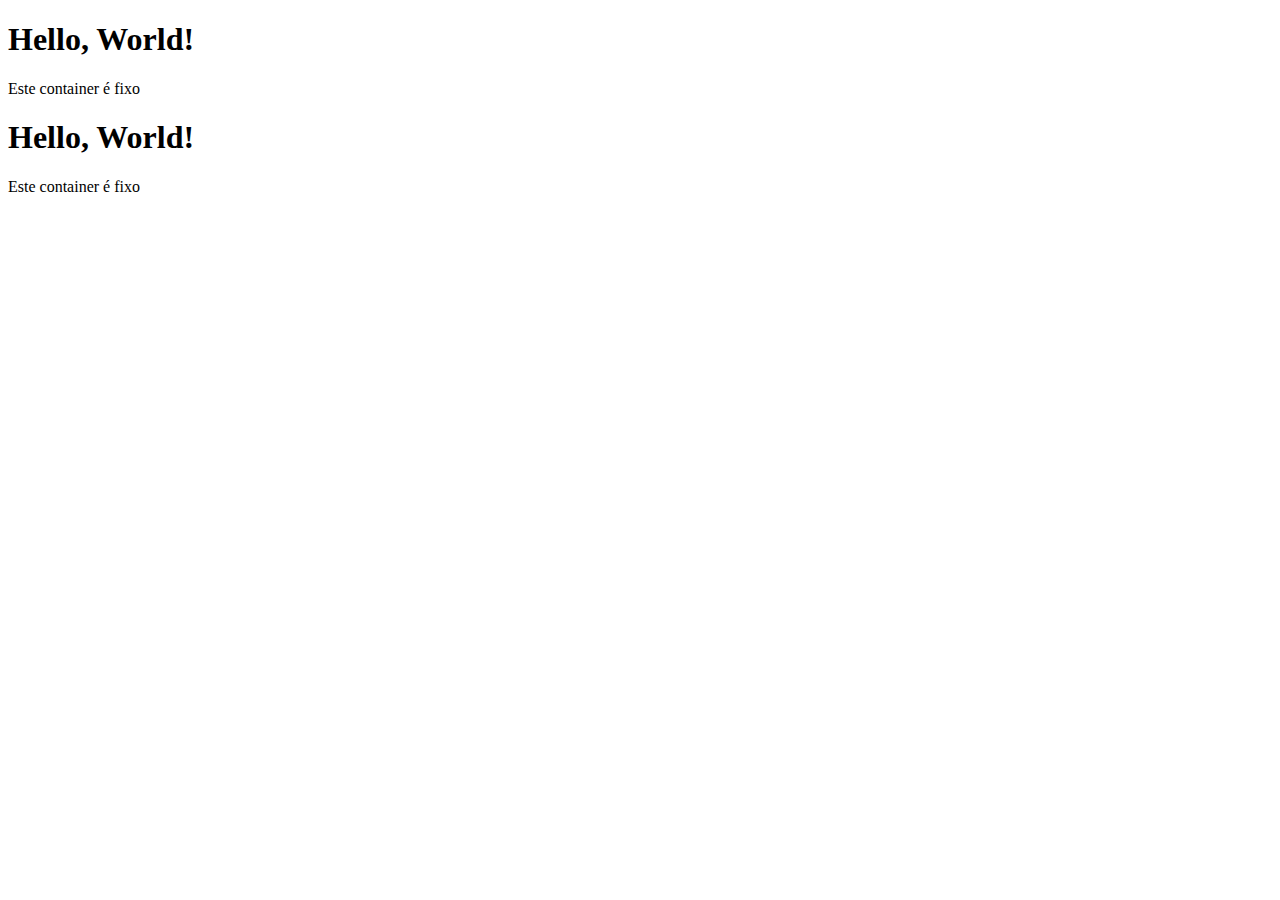
<file: aula002 Conhecendo algumas tags/index.html>
<!DOCTYPE html>
<html lang="pt-br">
<head>
    <meta charset="UTF-8">
    <meta http-equiv="X-UA-Compatible" content="IE=edge">
    <meta name="viewport" content="width=
    , initial-scale=1.0">

    
<link href="https://cdn.jsdelivr.net/npm/bootstrap@5.3.0-alpha1/dist/css/bootstrap.min.css" rel="stylesheet" integrity="sha384-GLhlTQ8iRABdZLl6O3oVMWSktQOp6b7In1Zl3/Jr59b6EGGoI1aFkw7cmDA6j6gD" crossorigin="anonymous">

    <title>Fundamentos Bootstrap</title>
</head>
<body>
    <!-- Criando um container fixo, usando "container" + borda + padding + text-color -->
    <div class="container border p-5 bg-danger text-white">
        <h1>Hello, World!</h1>
        <p>Este container é fixo</p>
    </div>


    <!--Criando um "container fluid" + borda + padding-top + padding-bottom + text-color -->
    <div class="container-fluid border pt-3 pb-5 bg-info text-dark">
        <h1>Hello, World!</h1>
        <p>Este container é fixo</p>
    </div>




    <script src="https://cdn.jsdelivr.net/npm/bootstrap@5.3.0-alpha1/dist/js/bootstrap.bundle.min.js" integrity="sha384-w76AqPfDkMBDXo30jS1Sgez6pr3x5MlQ1ZAGC+nuZB+EYdgRZgiwxhTBTkF7CXvN" crossorigin="anonymous"></script>
</body>
</html>
</file>
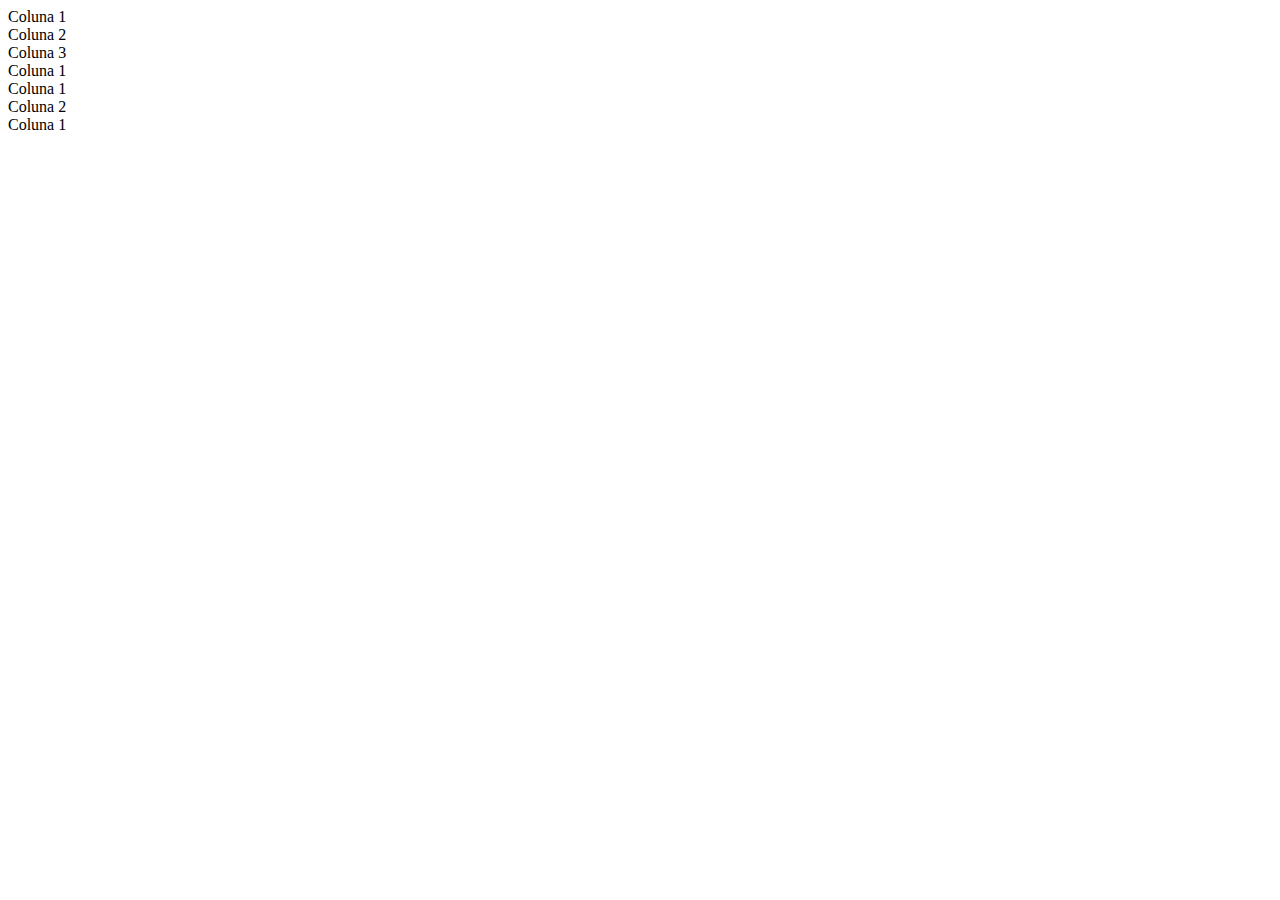
<file: aula003 Grid/index.html>
<!DOCTYPE html>
<html lang="pt-br">
<head>
    <meta charset="UTF-8">
    <meta http-equiv="X-UA-Compatible" content="IE=edge">
    <meta name="viewport" content="width=device-width, initial-scale=1.0">
    <title>Grid</title>

    <link href="https://cdn.jsdelivr.net/npm/bootstrap@5.3.0-alpha1/dist/css/bootstrap.min.css" rel="stylesheet" integrity="sha384-GLhlTQ8iRABdZLl6O3oVMWSktQOp6b7In1Zl3/Jr59b6EGGoI1aFkw7cmDA6j6gD" crossorigin="anonymous">

</head>
<body>
    


    <div class="container-fluid border border-dark p-3">
        <div class="row border border-danger p-2">
            <div class="col border">Coluna 1</div>
            <div class="col border">Coluna 2</div>
            <div class="col border">Coluna 3</div>
        </div>
    </div>
    <!--
        A class row está apresentada em linha, enquanto as classes filhas ( col ), estão apresentadas como colunas.

        Criei duas linhas, contendo 3 colunas cada
    -->



  
    <header class="container-fluid border border-primary bg-primary">Coluna 1</header> 
    
    <div class="row mb-2">
        <main class="col-8 border border-danger bg-danger">Coluna 1</main>
        <aside class="col-4 border border-success bg-success">Coluna 2</aside>
    </div>

    <footer class="container border bg-warning m-2">Coluna 1</footer> 
   


    <!--
        Neste segundo exemplo, usei o grid com colunas e linhas para formar um simples layout de site
    -->











    <script src="https://cdn.jsdelivr.net/npm/bootstrap@5.3.0-alpha1/dist/js/bootstrap.bundle.min.js" integrity="sha384-w76AqPfDkMBDXo30jS1Sgez6pr3x5MlQ1ZAGC+nuZB+EYdgRZgiwxhTBTkF7CXvN" crossorigin="anonymous"></script>
</body>
</html>
</file>
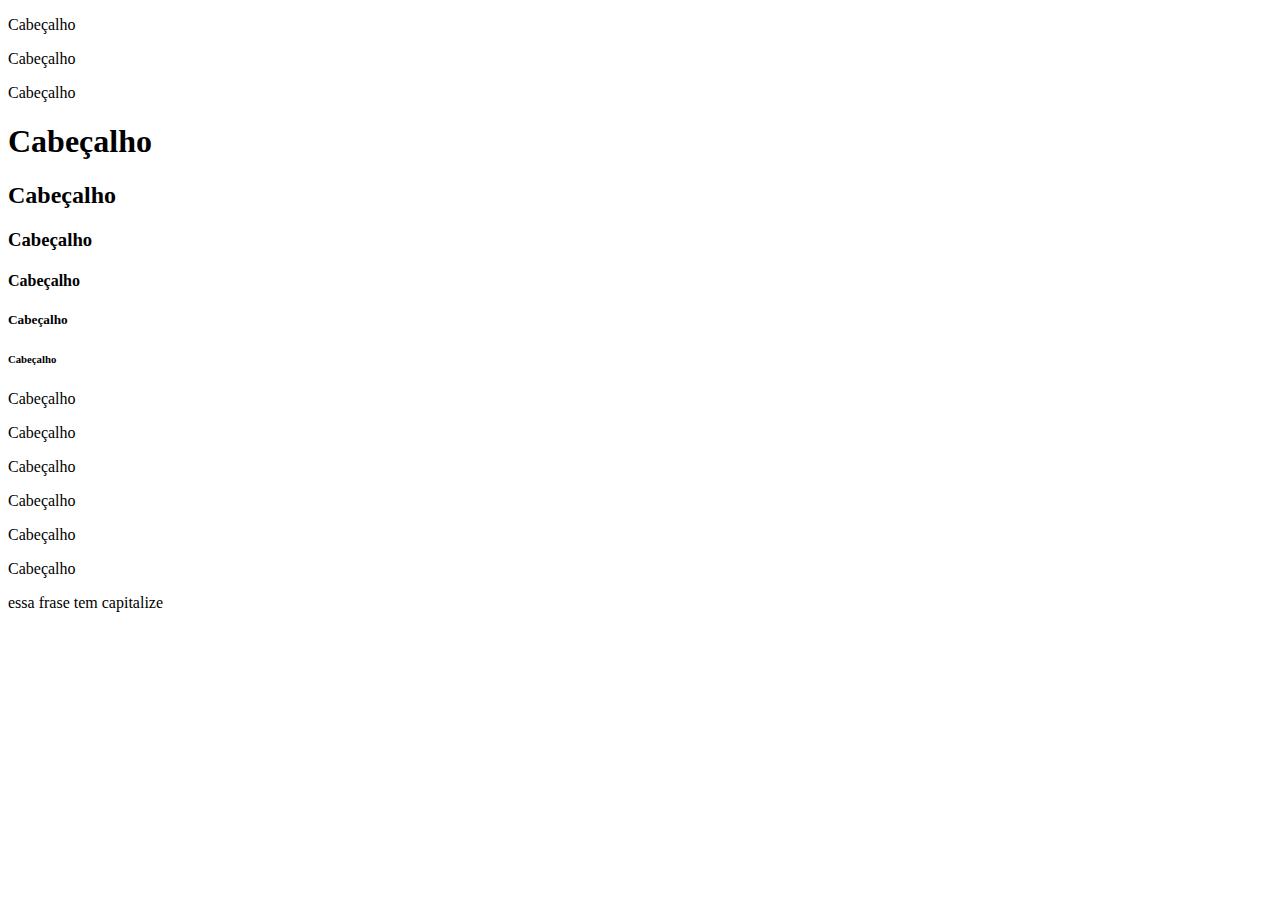
<file: aula004 Fontes e tipografia/index.html>
<!DOCTYPE html>
<html lang="pt-br">
<head>
    <meta charset="UTF-8">
    <meta http-equiv="X-UA-Compatible" content="IE=edge">
    <meta name="viewport" content="width=device-width, initial-scale=1.0">
    <title>Fontes e Tipografia</title>

    <link href="https://cdn.jsdelivr.net/npm/bootstrap@5.3.0-alpha1/dist/css/bootstrap.min.css" rel="stylesheet" integrity="sha384-GLhlTQ8iRABdZLl6O3oVMWSktQOp6b7In1Zl3/Jr59b6EGGoI1aFkw7cmDA6j6gD" crossorigin="anonymous">

</head>
<body>
    


    
    <header class="container-fluid row  p-5 border">
        <div class="container-fluid bg-black text-white col m-1">
            <p>Cabeçalho</p>
            <p class="text-uppercase text-center">Cabeçalho</p>
            <p class="text-lowercase text-muted text-bg-light text-center">Cabeçalho</p>
        </div>
        <div class="container-fluid bg-black text-white text-center col m-1">
            <h1>Cabeçalho</h1>
            <h2 class="text-primary">Cabeçalho</h2>
            <h3 class="text-end">Cabeçalho</h3>
            <h4 class="text-start">Cabeçalho</h4>
            <h5>Cabeçalho</h5>
            <h6 class="text-danger">Cabeçalho</h6>
        </div>
        <div class="container-fluid bg-danger col m-1 shadow">
            <p class="display-2">Cabeçalho</p>
            <p class="text-decoration-underline">Cabeçalho</p>
            <p>Cabeçalho</p>
            <p class="display-5">Cabeçalho</p>
            <p class="display-4">Cabeçalho</p>
            <p>Cabeçalho</p>
            <p class="text-capitalize">essa frase tem capitalize</p>
        </div>
    </header>





    <script src="https://cdn.jsdelivr.net/npm/bootstrap@5.3.0-alpha1/dist/js/bootstrap.bundle.min.js" integrity="sha384-w76AqPfDkMBDXo30jS1Sgez6pr3x5MlQ1ZAGC+nuZB+EYdgRZgiwxhTBTkF7CXvN" crossorigin="anonymous"></script>
</body>
</html>
</file>
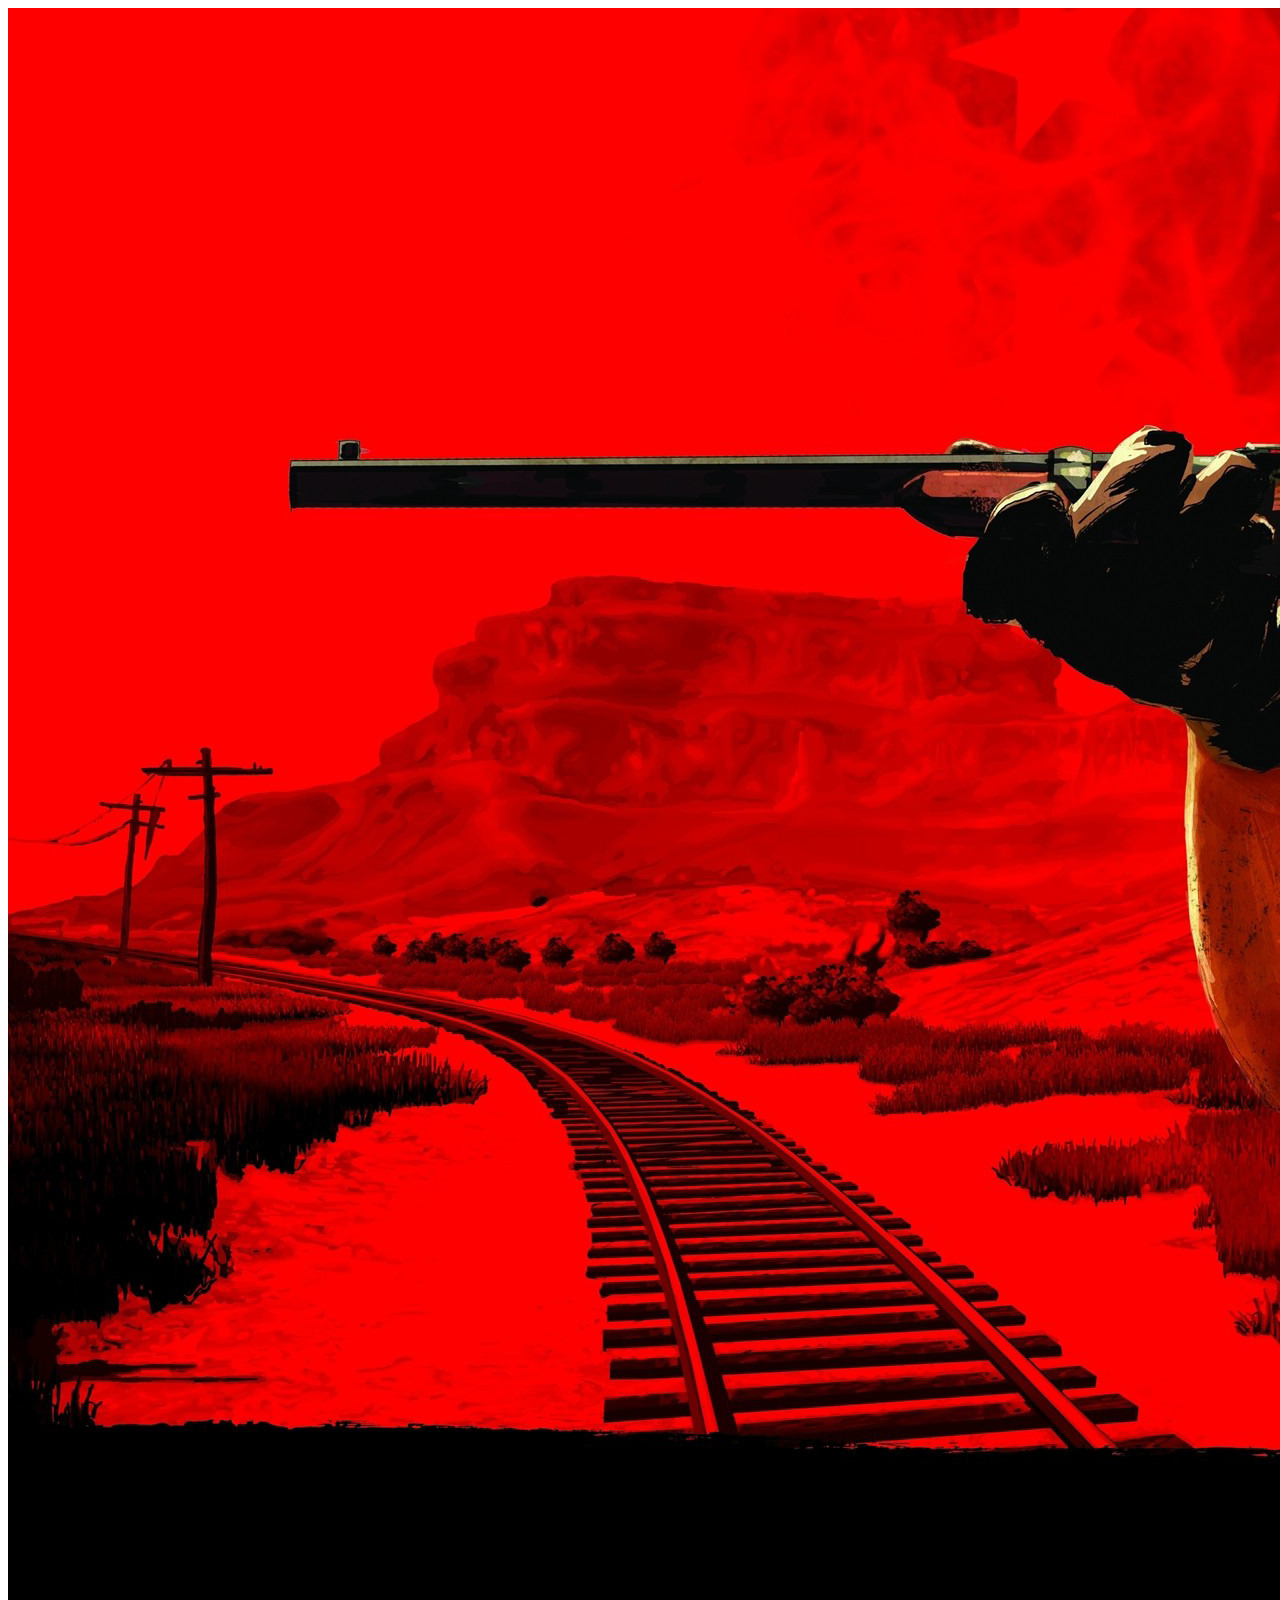
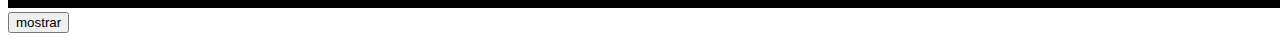
<file: aula005 Imagens/index.html>
<!DOCTYPE html>
<html lang="pt-br">
<head>
    <meta charset="UTF-8">
    <meta http-equiv="X-UA-Compatible" content="IE=edge">
    <meta name="viewport" content="width=device-width, initial-scale=1.0">
    <title>Imagens</title>

    <link href="https://cdn.jsdelivr.net/npm/bootstrap@5.3.0-alpha1/dist/css/bootstrap.min.css" rel="stylesheet" integrity="sha384-GLhlTQ8iRABdZLl6O3oVMWSktQOp6b7In1Zl3/Jr59b6EGGoI1aFkw7cmDA6j6gD" crossorigin="anonymous">
</head>
<body>
    


    <div id="red" class="container p-3 m-2 invisible">
        <img src="red-dead-redemption.jpg" class="w-75 rounded-4 d-block mx-auto img-thumbnail">
    </div>
    <button onclick="document.getElementById('red').classList.toggle('invisible')" class="btn btn-danger btn border-dark d-block mx-auto">mostrar</button>





    <script src="https://cdn.jsdelivr.net/npm/bootstrap@5.3.0-alpha1/dist/js/bootstrap.bundle.min.js" integrity="sha384-w76AqPfDkMBDXo30jS1Sgez6pr3x5MlQ1ZAGC+nuZB+EYdgRZgiwxhTBTkF7CXvN" crossorigin="anonymous"></script>
</body>
</html>
</file>
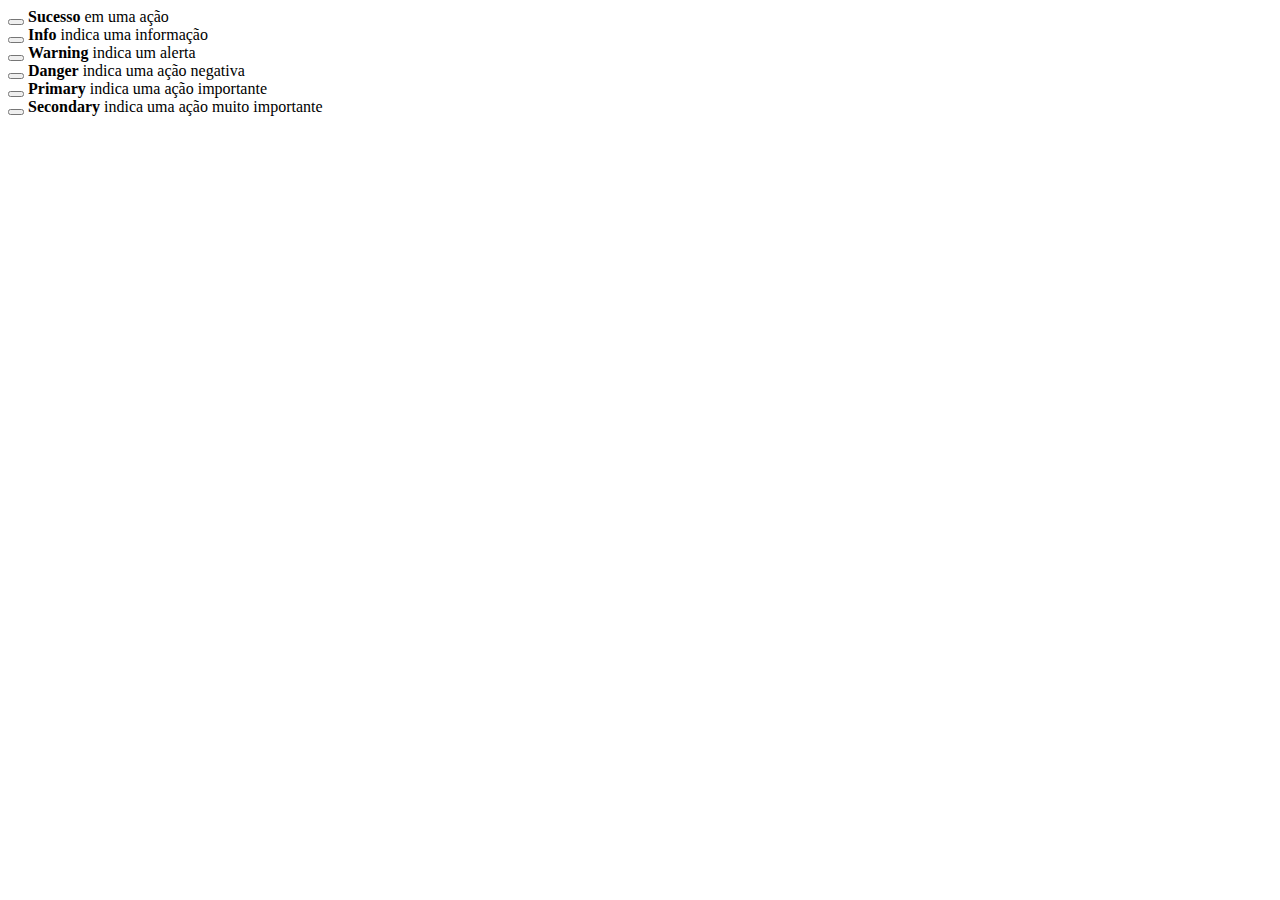
<file: aula006 Alertas/index.html>
<!DOCTYPE html>
<html lang="pt-br">
<head>
    <meta charset="UTF-8">
    <meta http-equiv="X-UA-Compatible" content="IE=edge">
    <meta name="viewport" content="width=device-width, initial-scale=1.0">
    <title>Imagens</title>

    <link href="https://cdn.jsdelivr.net/npm/bootstrap@5.3.0-alpha1/dist/css/bootstrap.min.css" rel="stylesheet" integrity="sha384-GLhlTQ8iRABdZLl6O3oVMWSktQOp6b7In1Zl3/Jr59b6EGGoI1aFkw7cmDA6j6gD" crossorigin="anonymous">
</head>
<body>
    
    <div class="alert alert-success alert-dismissible fade show container">
        <button class="btn-close" data-bs-dismiss="alert"></button>
        <strong>Sucesso</strong> em uma ação
    </div>
    <div class="alert alert-info alert-dismissible fade show">
        <button class="btn-close" data-bs-dismiss="alert"></button>
        <strong>Info</strong> indica uma informação
    </div>
    <div class="alert alert-warning alert-dismissible fade show container">
        <button class="btn-close" data-bs-dismiss="alert"></button>
        <strong>Warning</strong> indica um alerta
    </div>
    <div class="alert alert-danger alert-dismissible fade show">
        <button class="btn-close" data-bs-dismiss="alert"></button>
        <strong>Danger</strong> indica uma ação negativa
    </div>
    <div class="alert alert-primary alert-dismissible fade show container">
        <button class="btn-close" data-bs-dismiss="alert"></button>
        <strong>Primary</strong> indica uma ação importante
    </div>
    <div class="alert alert-secondary alert-dismissible fade show">
        <button class="btn-close" data-bs-dismiss="alert"></button>
        <strong>Secondary</strong> indica uma ação muito importante
    </div>

  


    <script src="https://cdn.jsdelivr.net/npm/bootstrap@5.3.0-alpha1/dist/js/bootstrap.bundle.min.js" integrity="sha384-w76AqPfDkMBDXo30jS1Sgez6pr3x5MlQ1ZAGC+nuZB+EYdgRZgiwxhTBTkF7CXvN" crossorigin="anonymous"></script>
</body>
</html>
</file>
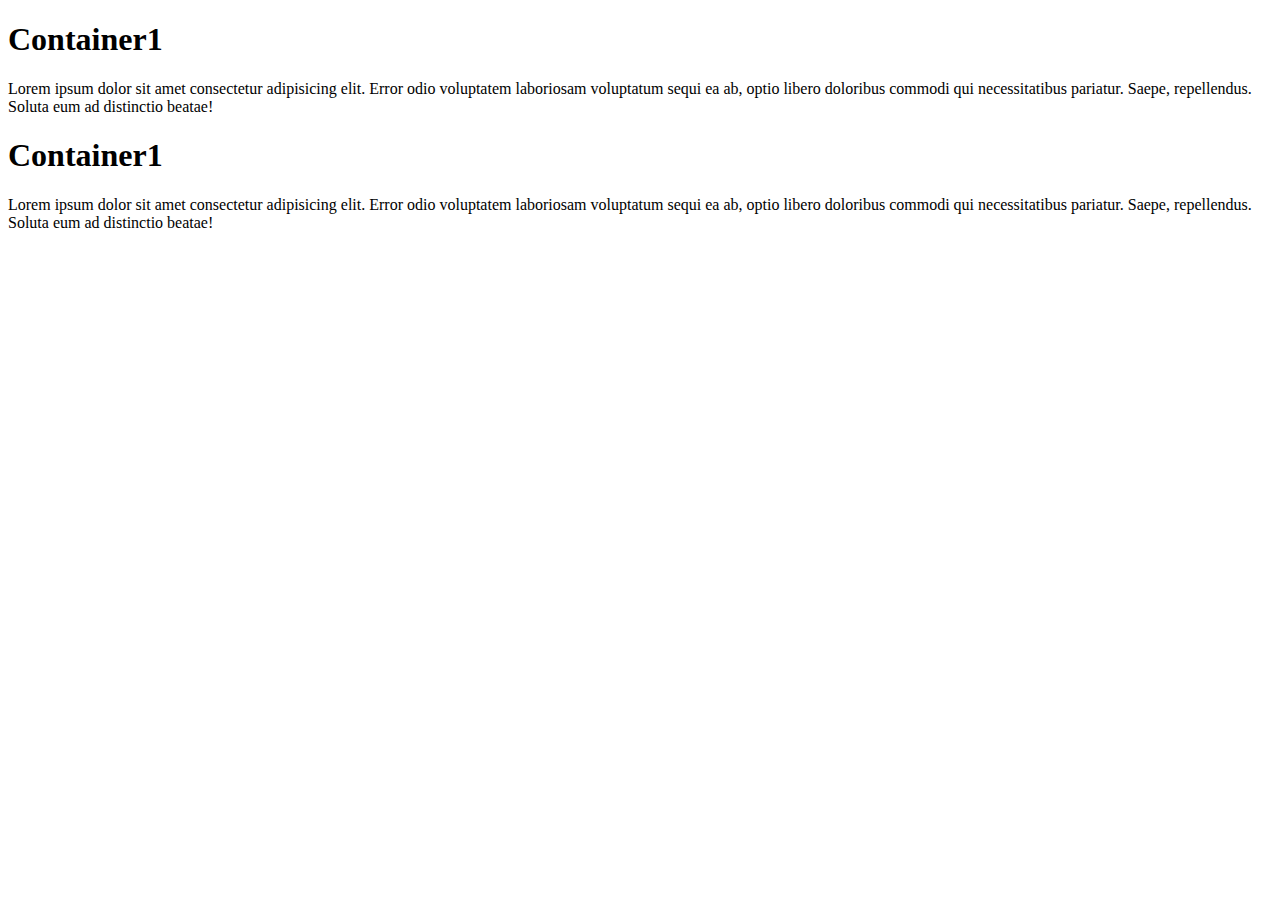
<file: aula008 Posicionamento/index.html>
<!DOCTYPE html>
<html lang="pt-br">
<head>
    <meta charset="UTF-8">
    <meta http-equiv="X-UA-Compatible" content="IE=edge">
    <meta name="viewport" content="width=device-width, initial-scale=1.0">
    <title>Posicionamento</title>

    <link href="https://cdn.jsdelivr.net/npm/bootstrap@5.3.0-alpha1/dist/css/bootstrap.min.css" rel="stylesheet" integrity="sha384-GLhlTQ8iRABdZLl6O3oVMWSktQOp6b7In1Zl3/Jr59b6EGGoI1aFkw7cmDA6j6gD" crossorigin="anonymous">
</head>
<body>
    
    <div class="container w-25 bg-danger m-3 float-start">
        <h1>Container1</h1>
        <p>
            Lorem ipsum dolor sit amet consectetur adipisicing elit. Error odio voluptatem laboriosam voluptatum sequi ea ab, optio libero doloribus commodi qui necessitatibus pariatur. Saepe, repellendus. Soluta eum ad distinctio beatae!
        </p>
    </div>
    <div class="container m-3 w-25 bg-dark float-end">
        <h1 class="text-white">Container1</h1>
        <p class="text-white">
            Lorem ipsum dolor sit amet consectetur adipisicing elit. Error odio voluptatem laboriosam voluptatum sequi ea ab, optio libero doloribus commodi qui necessitatibus pariatur. Saepe, repellendus. Soluta eum ad distinctio beatae!
        </p>
    </div>


    <script src="https://cdn.jsdelivr.net/npm/bootstrap@5.3.0-alpha1/dist/js/bootstrap.bundle.min.js" integrity="sha384-w76AqPfDkMBDXo30jS1Sgez6pr3x5MlQ1ZAGC+nuZB+EYdgRZgiwxhTBTkF7CXvN" crossorigin="anonymous"></script>
</body>
</html>
</file>
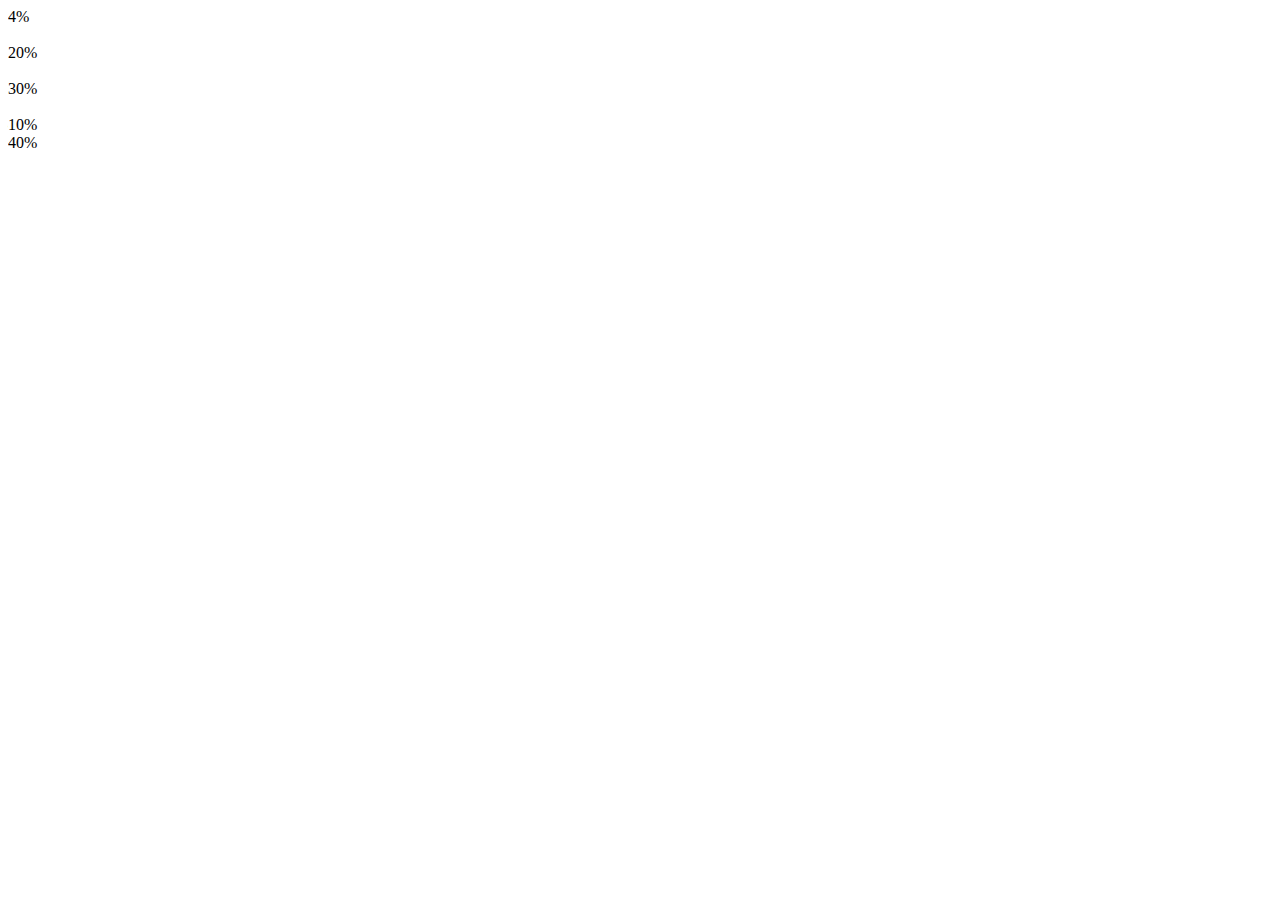
<file: aula009 Progress Bar/index.html>
<!DOCTYPE html>
<html lang="pt-br">
<head>
    <meta charset="UTF-8">
    <meta http-equiv="X-UA-Compatible" content="IE=edge">
    <meta name="viewport" content="width=device-width, initial-scale=1.0">
    <title>Progress Bar</title>

    <link href="https://cdn.jsdelivr.net/npm/bootstrap@5.3.0-alpha1/dist/css/bootstrap.min.css" rel="stylesheet" integrity="sha384-GLhlTQ8iRABdZLl6O3oVMWSktQOp6b7In1Zl3/Jr59b6EGGoI1aFkw7cmDA6j6gD" crossorigin="anonymous">
</head>
<body>
    
    <div class="container">
        <div class="progress">
            <div id="progressbar" class="progress-bar bg-danger progress-bar-striped progress-bar-animated" style="width: 50%;">
    
            </div>
        </div>
    </div>
    <br>
    <div class="container">
        <div class="progress">
            <div class="progress-bar bg-success" style="width: 20%;">20%
            </div> <br>
            <div class="progress-bar bg-primary" style="width: 30%;">30%
            </div> <br>
            <div class="progress-bar bg-secondary" style="width: 10%;">10%
            </div>
            <div class="progress-bar bg-danger" style="width: 40%;">40%
            </div>
        </div>
    </div>

    <script>
        let barra = document.getElementById('progressbar');
        let carga = 100;
        let intBarra = setInterval(()=>{
            barra.innerHTML = carga + "%";
            barra.style.width = carga + "%";
            carga ++;
            if(carga >= 100) {
                carga = 0;
            }
        } ,100);
    </script>

    <script src="https://cdn.jsdelivr.net/npm/bootstrap@5.3.0-alpha1/dist/js/bootstrap.bundle.min.js" integrity="sha384-w76AqPfDkMBDXo30jS1Sgez6pr3x5MlQ1ZAGC+nuZB+EYdgRZgiwxhTBTkF7CXvN" crossorigin="anonymous"></script>
</body>
</html>
</file>
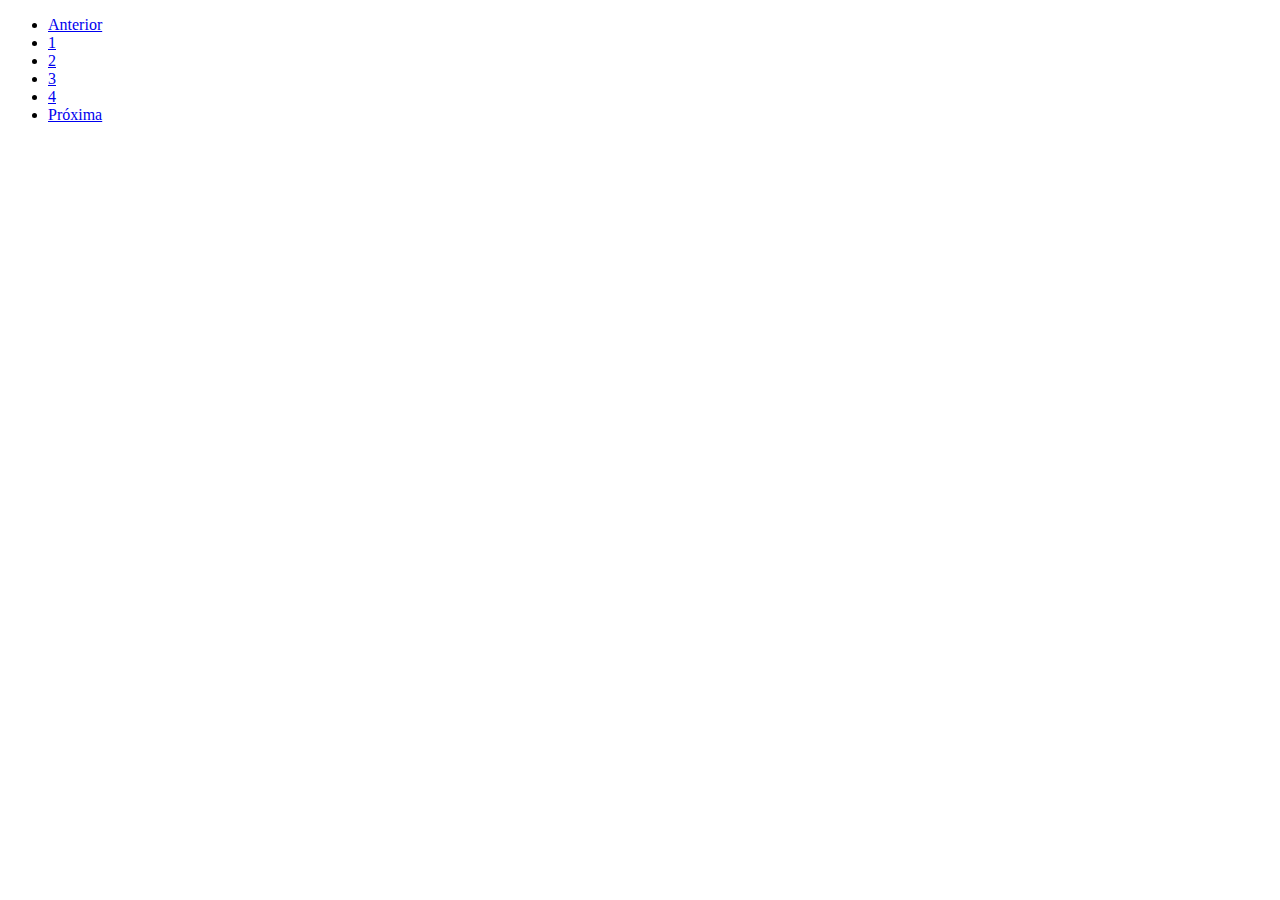
<file: aula011 Paginação/index.html>
<!DOCTYPE html>
<html lang="pt-br">
<head>
    <meta charset="UTF-8">
    <meta http-equiv="X-UA-Compatible" content="IE=edge">
    <meta name="viewport" content="width=device-width, initial-scale=1.0">
    <title>Paginação</title>

    <link href="https://cdn.jsdelivr.net/npm/bootstrap@5.3.0-alpha1/dist/css/bootstrap.min.css" rel="stylesheet" integrity="sha384-GLhlTQ8iRABdZLl6O3oVMWSktQOp6b7In1Zl3/Jr59b6EGGoI1aFkw7cmDA6j6gD" crossorigin="anonymous">
</head>
<body>
   
    <ul class="pagination">
        <li class="page-item"><a class="page-link" href="#">Anterior</a></li>
        <li class="page-item" onclick="ativar(this)"><a class="page-link" href="#">1</a></li>
        <li class="page-item" onclick="ativar(this)"><a class="page-link" href="#">2</a></li>
        <li class="page-item" onclick="ativar(this)"><a class="page-link" href="#">3</a></li>
        <li class="page-item" onclick="ativar(this)"><a class="page-link" href="#">4</a></li>
        <li class="page-item"><a class="page-link" href="#">Próxima</a></li>
    </ul>

    <script>
        const ativar = (elemento) => {
             let itens = document.getElementsByClassName('page-item');
             for(i=0; i < itens.length; i++) {
                itens[i].classList.remove('active');
             }
             elemento.classList.add('active');
        }
       
        
        
    </script>
    

    <script src="https://cdn.jsdelivr.net/npm/bootstrap@5.3.0-alpha1/dist/js/bootstrap.bundle.min.js" integrity="sha384-w76AqPfDkMBDXo30jS1Sgez6pr3x5MlQ1ZAGC+nuZB+EYdgRZgiwxhTBTkF7CXvN" crossorigin="anonymous"></script>
</body>
</html>
</file>
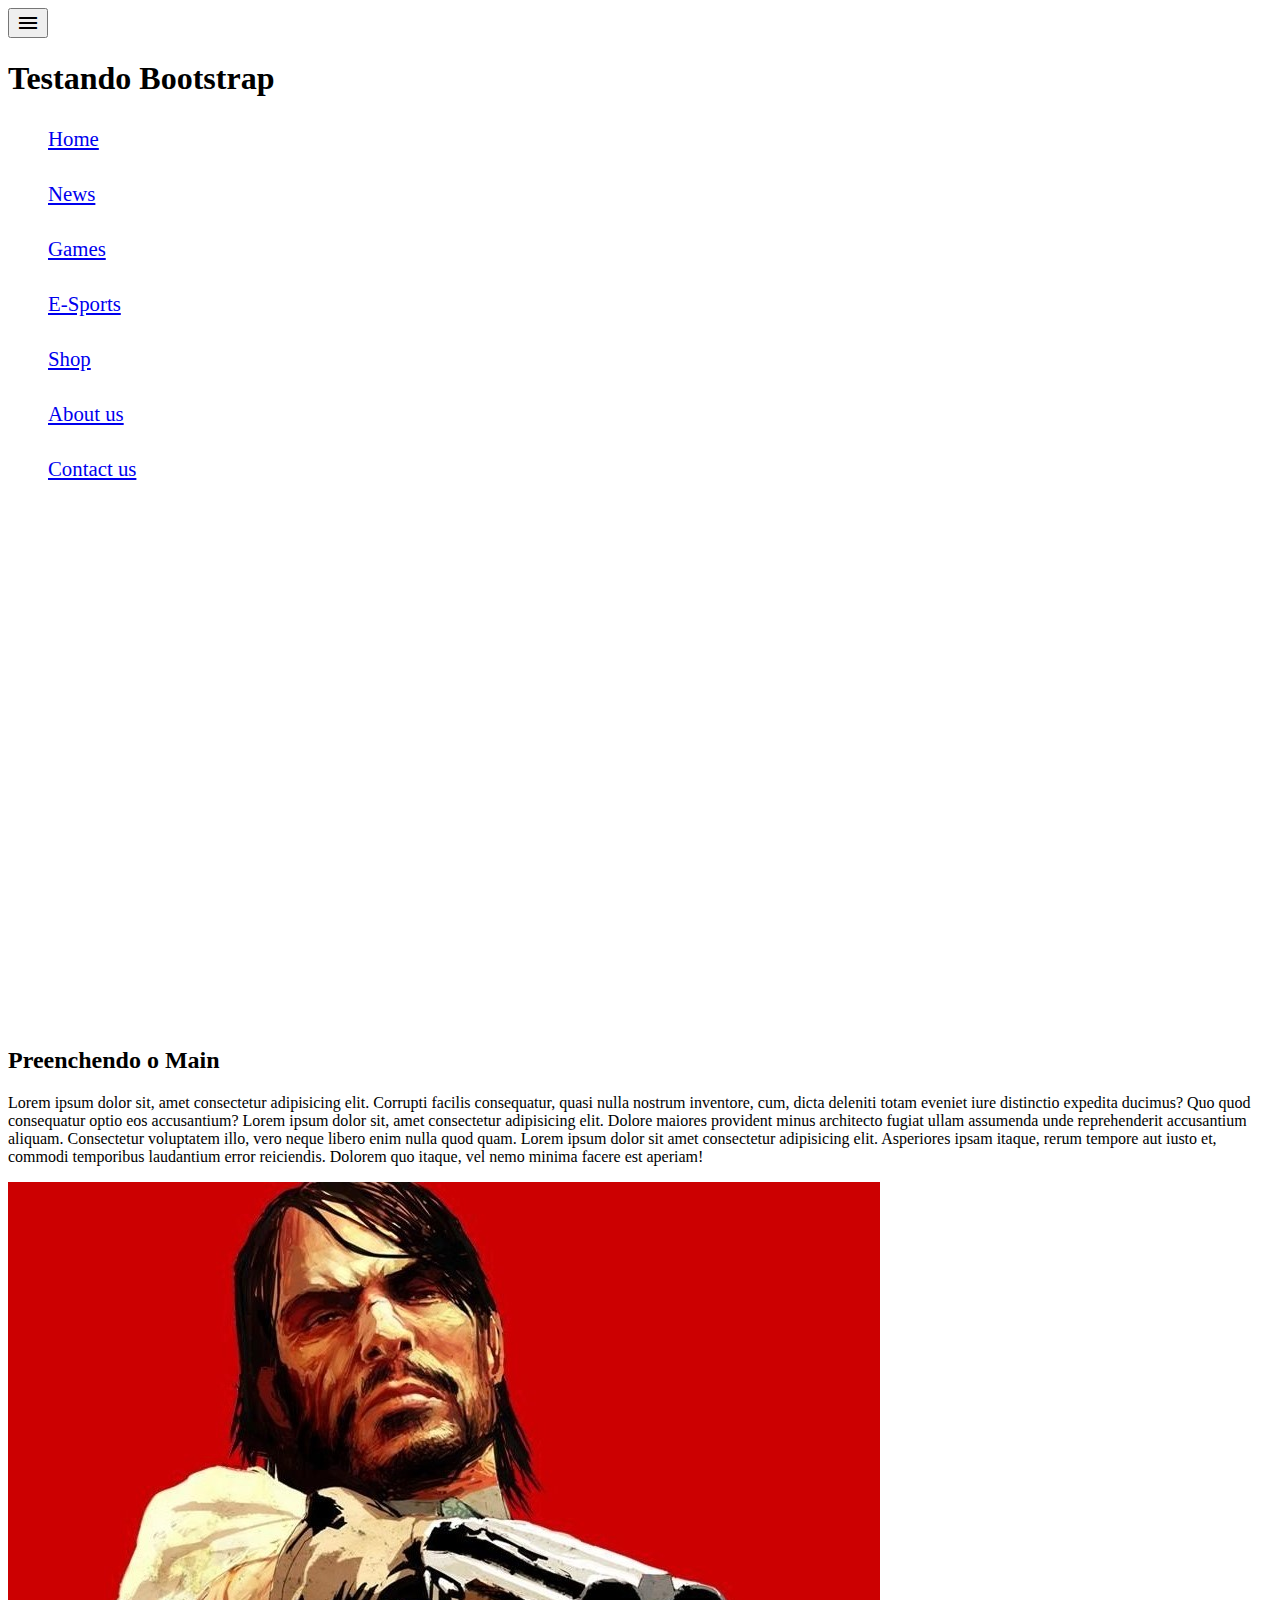
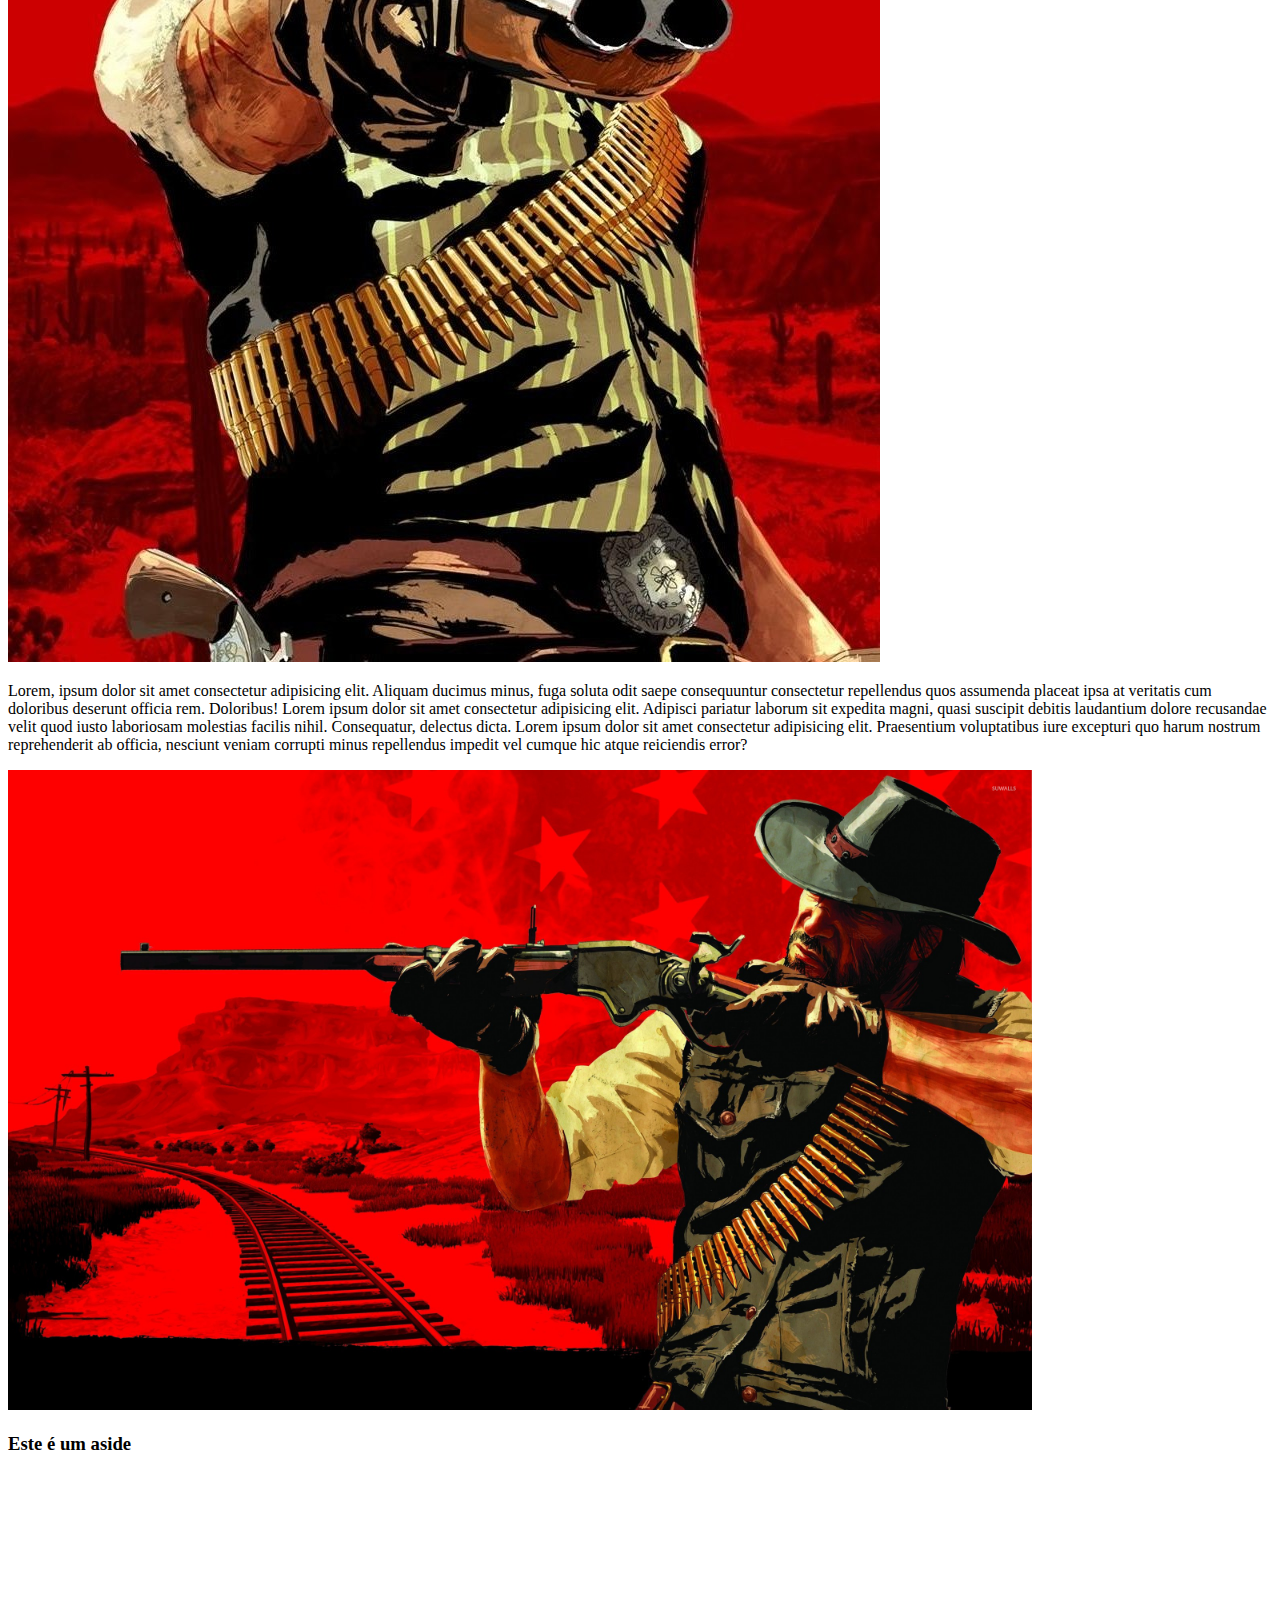
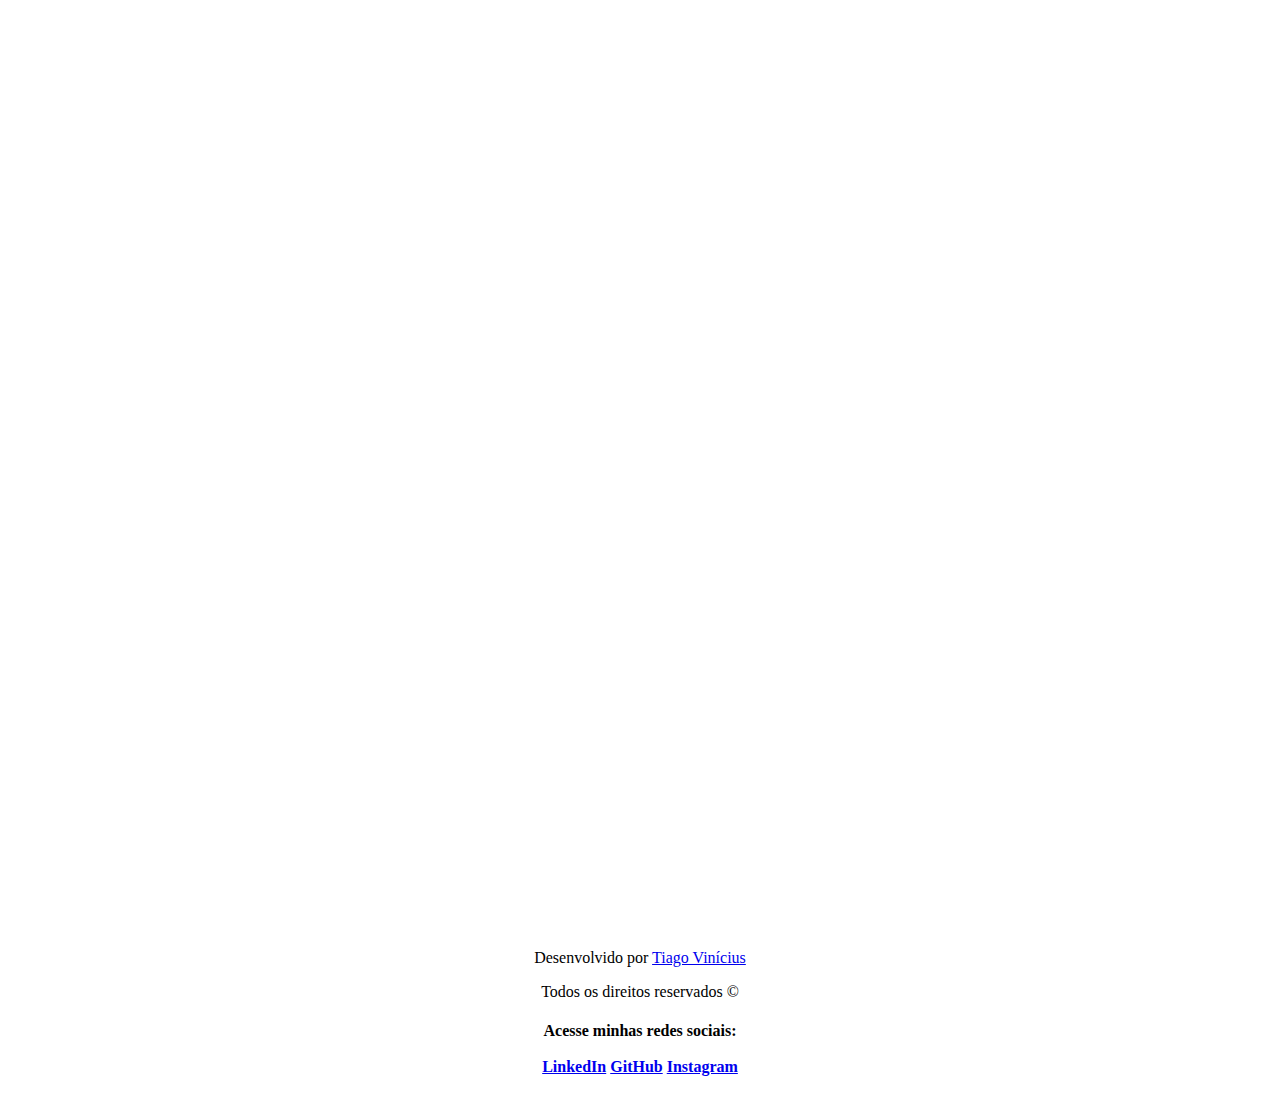
<file: pasta de testes/index.html>
<!DOCTYPE html>
<html lang="pt-br">
<head>
    <meta charset="UTF-8">
    <meta http-equiv="X-UA-Compatible" content="IE=edge">
    <meta name="viewport" content="width=device-width, initial-scale=1.0">
    <title>Testes</title>

    <link href="https://cdn.jsdelivr.net/npm/bootstrap@5.3.0-alpha1/dist/css/bootstrap.min.css" rel="stylesheet" integrity="sha384-GLhlTQ8iRABdZLl6O3oVMWSktQOp6b7In1Zl3/Jr59b6EGGoI1aFkw7cmDA6j6gD" crossorigin="anonymous">

    <link rel="stylesheet" href="https://fonts.googleapis.com/css2?family=Material+Symbols+Outlined:opsz,wght,FILL,GRAD@48,400,0,0" />

    <link rel="stylesheet" href="mobile.css">
</head>
<body>
    <button class="material-symbols-outlined position-fixed z-3 bg-transparent text-white border-0 m-2" onclick="document.getElementById('menu').classList.toggle('invisible')">menu</button>
    <header class="position-fixed bg-dark container-fluid shadow">
        <h1 class="text-center text-danger">
            Testando Bootstrap
        </h1>
    </header>
    <menu class="w-50 border invisible m-0" id="menu">
        <nav class="container-fluid position-fixed  bg-dark">
            <a href="#" class="text-white text-decoration-none mt-5">Home</a>
            <a href="#" class="text-white text-decoration-none">News</a>
            <a href="#" class="text-white text-decoration-none">Games</a>
            <a href="#" class="text-white text-decoration-none">E-Sports</a>
            <a href="#" class="text-white  text-decoration-none">Shop</a>
            <a href="#" class="text-white text-decoration-none">About us</a>
            <a href="#" class="text-white text-decoration-none">Contact us</a>
        </nav>
    </menu>
    <div class="container row mx-auto">
        <main class="col-8 p-3 mt-5">
            <h2 class="mb-3">
                Preenchendo o Main
            </h2>
            <p>
                Lorem ipsum dolor sit, amet consectetur adipisicing elit. Corrupti facilis consequatur, quasi nulla nostrum inventore, cum, dicta deleniti totam eveniet iure distinctio expedita ducimus? Quo quod consequatur optio eos accusantium? Lorem ipsum dolor sit, amet consectetur adipisicing elit. Dolore maiores provident minus architecto fugiat ullam assumenda unde reprehenderit accusantium aliquam. Consectetur voluptatem illo, vero neque libero enim nulla quod quam. Lorem ipsum dolor sit amet consectetur adipisicing elit. Asperiores ipsam itaque, rerum tempore aut iusto et, commodi temporibus laudantium error reiciendis. Dolorem quo itaque, vel nemo minima facere est aperiam!
            </p>
            <img src="arthur-morgan.jpg" class="w-75 d-block mx-auto mt-5 mb-5">

            <p>
                Lorem, ipsum dolor sit amet consectetur adipisicing elit. Aliquam ducimus minus, fuga soluta odit saepe consequuntur consectetur repellendus quos assumenda placeat ipsa at veritatis cum doloribus deserunt officia rem. Doloribus! Lorem ipsum dolor sit amet consectetur adipisicing elit. Adipisci pariatur laborum sit expedita magni, quasi suscipit debitis laudantium dolore recusandae velit quod iusto laboriosam molestias facilis nihil. Consequatur, delectus dicta.
                Lorem ipsum dolor sit amet consectetur adipisicing elit. Praesentium voluptatibus iure excepturi quo harum nostrum reprehenderit ab officia, nesciunt veniam corrupti minus repellendus impedit vel cumque hic atque reiciendis error?
            </p>

            <img src="red-dead-redemption.jpg" class="d-block mx-auto m-5" id="red-dead">
        </main>
        <aside class="col-4 mt-5">
            <h3 class="mt-5">
                Este é um aside
            </h3>
            <div class="container bg-dark im"></div>
            <div class="container bg-dark"></div>
            <div class="container bg-dark"></div>
            <div class="container bg-dark"></div>
            <div class="container bg-dark"></div>
            <div class="container bg-dark"></div>
        </aside>
    </div>
    <footer class="container-fluid bg-dark p-4">
        <p class="text-white">
            Desenvolvido por <a href="#" class="text-white text-decoration-none">Tiago Vinícius</a>
        </p>
        <p class="text-white">
            Todos os direitos reservados ©
        </p>
        <h4 class="text-white">
            Acesse minhas redes sociais: <br> <br>
            <a href="#" class="ms-2 text-decoration-none text-white h6">LinkedIn</a>
            <a href="#" class="ms-2 text-decoration-none text-white h6">GitHub</a>
            <a href="#" class="ms-2 text-decoration-none text-white h6">Instagram</a>
            

        </h4>
    </footer>




    <script src="https://cdn.jsdelivr.net/npm/bootstrap@5.3.0-alpha1/dist/js/bootstrap.bundle.min.js" integrity="sha384-w76AqPfDkMBDXo30jS1Sgez6pr3x5MlQ1ZAGC+nuZB+EYdgRZgiwxhTBTkF7CXvN" crossorigin="anonymous"></script>
</body>
</html>
</file>
<file: pasta de testes/mobile.css>
@charset "UTF-8";

nav {
    left: 0;
    height: 100vh;
}

main #red-dead {
    width: 80vw;
}

nav a {
    height: 25px;
    margin: 30px 0px;
    display: block;
    font-size: 1.3em;
}

aside {
    height: 1100px;
}

aside div {
    margin: 30px 0px;
    width: 50px;
    height: 150px;
}

footer {
    text-align: center;
}
</file>
